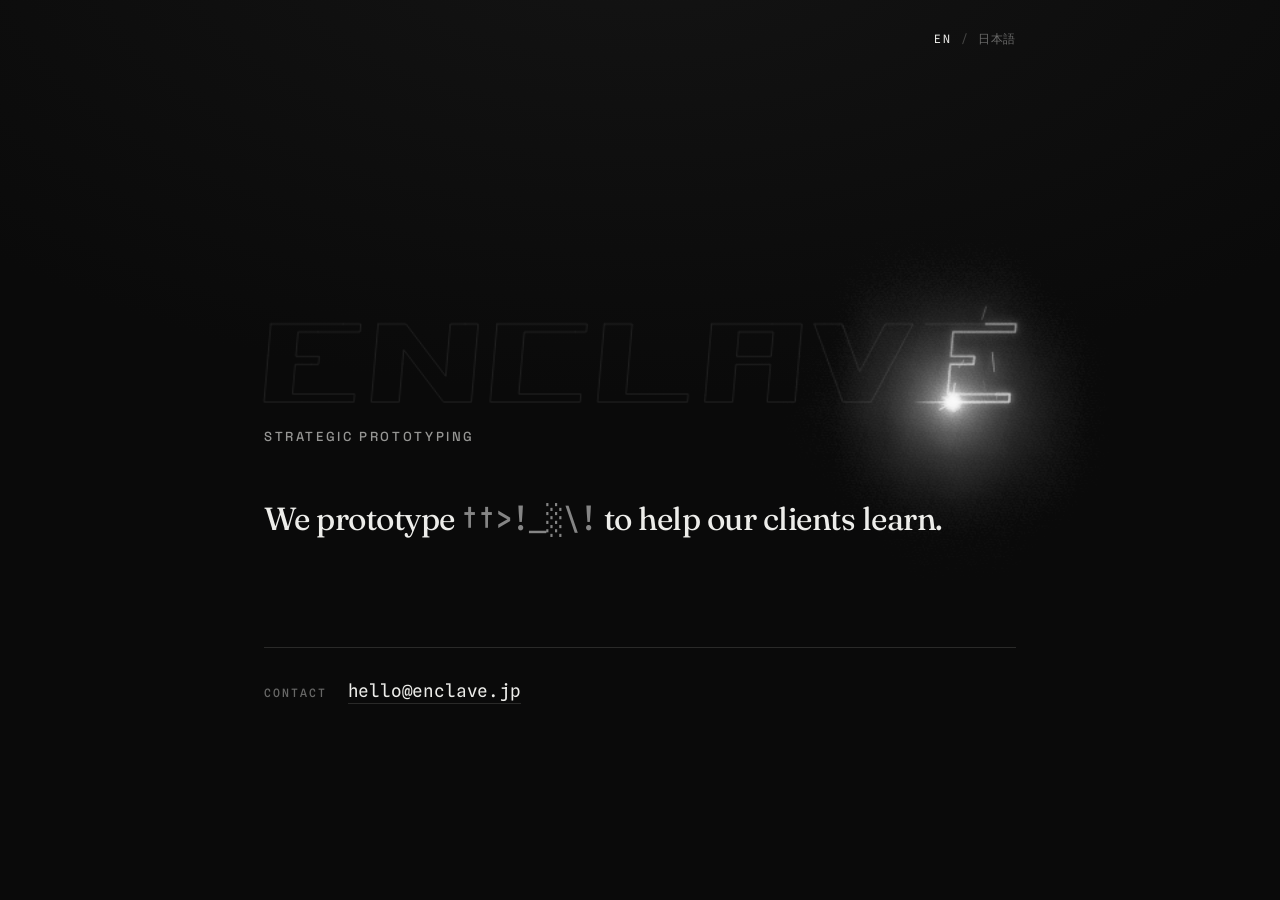
<file: index.html>
<!DOCTYPE html>
<html lang="en">
<head>
  <meta charset="utf-8" />
  <meta name="viewport" content="width=device-width, initial-scale=1" />
  <title>ENCLAVE — Strategic Prototyping</title>
  <meta name="description" content="ENCLAVE prototypes experiences, products, value propositions, brands and business models to help clients learn." />

  <!-- Open Graph / social -->
  <meta property="og:type" content="website" />
  <meta property="og:title" content="ENCLAVE" />
  <meta property="og:description" content="Strategic prototyping: we prototype experiences, products, value propositions, brands and business models to help our clients learn." />
  <meta property="og:url" content="https://enclave.jp/" />
  <meta property="og:image" content="https://enclave.jp/assets/enclavelogo-black.png" />
  <meta property="og:locale" content="en" />
  <meta property="og:locale:alternate" content="ja_JP" />
  <meta name="twitter:card" content="summary_large_image" />

  <link rel="canonical" href="https://enclave.jp/" />
  <link rel="alternate" hreflang="en" href="https://enclave.jp/" />
  <link rel="alternate" hreflang="ja" href="https://enclave.jp/ja/" />
  <link rel="alternate" hreflang="x-default" href="https://enclave.jp/" />
  <link rel="icon" href="favicon.svg" type="image/svg+xml" />

  <!-- Type: Fraunces (editorial display serif) + Spline Sans Mono (technical accent) -->
  <link rel="preconnect" href="https://fonts.googleapis.com" />
  <link rel="preconnect" href="https://fonts.gstatic.com" crossorigin />
  <link href="https://fonts.googleapis.com/css2?family=Fraunces:ital,opsz,wght@0,9..144,340..460;1,9..144,340..460&family=Space+Grotesk:wght@500&family=Spline+Sans+Mono:wght@400;500&display=swap" rel="stylesheet" />

  <link rel="stylesheet" href="assets/site.css" />
  <!-- Decided before first paint, so the still logo never flashes up before
       the laser starts drawing it. ember.js takes the class off if WebGL fails. -->
  <script>
    if ("WebGLRenderingContext" in window && !matchMedia("(prefers-reduced-motion: reduce)").matches)
      document.documentElement.classList.add("has-ember");
  </script>
</head>
<body>
  <header class="top">
    <nav class="lang" aria-label="Language">
      <span class="current" aria-current="true">EN</span>
      <span class="sep" aria-hidden="true">/</span>
      <a href="ja/" hreflang="ja" lang="ja">日本語</a>
    </nav>
  </header>

  <div class="hero" aria-hidden="true"><canvas id="ember"></canvas></div>

  <main>
    <h1 class="mark"><img src="assets/enclavelogo-transparent-noborder.png" alt="ENCLAVE" width="1416" height="147" /></h1>
    <p class="tagline">Strategic Prototyping</p>

    <p class="lead">We prototype <span class="flap" aria-label="experiences, products, value propositions, brands, and business models" data-words="experiences|products|value propositions|brands|business models">experiences</span> to help our clients learn.</p>

    <div class="contact">
      <span class="label">Contact</span>
      <a href="mailto:hello@enclave.jp">hello@enclave.jp</a>
    </div>
  </main>

  <script src="assets/flap.js"></script>
  <script src="assets/ember.js"></script>
</body>
</html>
</file>
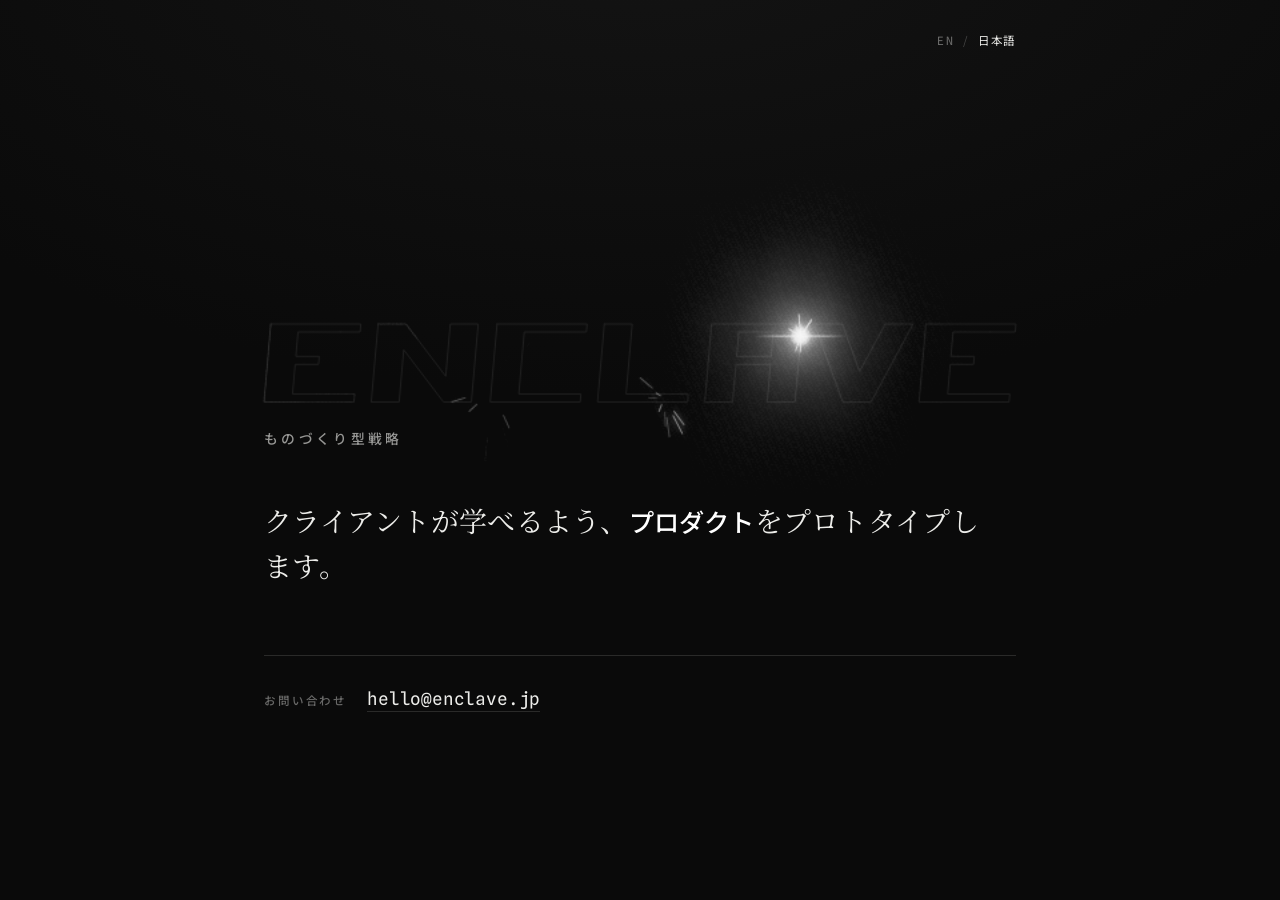
<file: ja/index.html>
<!DOCTYPE html>
<html lang="ja">
<head>
  <meta charset="utf-8" />
  <meta name="viewport" content="width=device-width, initial-scale=1" />
  <title>ENCLAVE — ものづくり型戦略</title>
  <meta name="description" content="ENCLAVEは、クライアントが学べるよう、体験・プロダクト・提供価値・ブランド・ビジネスモデルをプロトタイプします。" />

  <!-- Open Graph / social -->
  <meta property="og:type" content="website" />
  <meta property="og:title" content="ENCLAVE" />
  <meta property="og:description" content="クライアントが学べるよう、体験・プロダクト・提供価値・ブランド・ビジネスモデルをプロトタイプします。" />
  <meta property="og:url" content="https://enclave.jp/ja/" />
  <meta property="og:image" content="https://enclave.jp/assets/enclavelogo-black.png" />
  <meta property="og:locale" content="ja_JP" />
  <meta property="og:locale:alternate" content="en" />
  <meta name="twitter:card" content="summary_large_image" />

  <link rel="canonical" href="https://enclave.jp/ja/" />
  <link rel="alternate" hreflang="en" href="https://enclave.jp/" />
  <link rel="alternate" hreflang="ja" href="https://enclave.jp/ja/" />
  <link rel="alternate" hreflang="x-default" href="https://enclave.jp/" />
  <link rel="icon" href="../favicon.svg" type="image/svg+xml" />

  <!-- Type: Fraunces / Space Grotesk / Spline Sans Mono for Latin,
       Noto Serif JP + Noto Sans JP for the Japanese copy. -->
  <link rel="preconnect" href="https://fonts.googleapis.com" />
  <link rel="preconnect" href="https://fonts.gstatic.com" crossorigin />
  <link href="https://fonts.googleapis.com/css2?family=Fraunces:ital,opsz,wght@0,9..144,340..460;1,9..144,340..460&family=Space+Grotesk:wght@500&family=Spline+Sans+Mono:wght@400;500&family=Noto+Serif+JP:wght@300;400&family=Noto+Sans+JP:wght@400;500&display=swap" rel="stylesheet" />

  <link rel="stylesheet" href="../assets/site.css" />
  <!-- Decided before first paint, so the still logo never flashes up before
       the laser starts drawing it. ember.js takes the class off if WebGL fails. -->
  <script>
    if ("WebGLRenderingContext" in window && !matchMedia("(prefers-reduced-motion: reduce)").matches)
      document.documentElement.classList.add("has-ember");
  </script>
</head>
<body>
  <header class="top">
    <nav class="lang" aria-label="言語">
      <a href="../" hreflang="en" lang="en">EN</a>
      <span class="sep" aria-hidden="true">/</span>
      <span class="current" aria-current="true">日本語</span>
    </nav>
  </header>

  <div class="hero" aria-hidden="true"><canvas id="ember"></canvas></div>

  <main>
    <h1 class="mark"><img src="../assets/enclavelogo-transparent-noborder.png" alt="ENCLAVE" width="1416" height="147" /></h1>
    <p class="tagline">ものづくり型戦略</p>

    <p class="lead">クライアントが学べるよう、<span class="flap" aria-label="体験、プロダクト、提供価値、ブランド、ビジネスモデル" data-words="体験|プロダクト|提供価値|ブランド|ビジネスモデル" data-glyphs="アイウエオカキクケコサシスセソタチツテトナニヌネノハヒフヘホマミムメモヤユヨラリルレロワヲン〇◆◇■□">体験</span>をプロトタイプします。</p>

    <div class="contact">
      <span class="label">お問い合わせ</span>
      <a href="mailto:hello@enclave.jp">hello@enclave.jp</a>
    </div>
  </main>

  <script src="../assets/flap.js"></script>
  <script src="../assets/ember.js"></script>
</body>
</html>
</file>
<file: assets/site.css>
:root {
  --bg: #0a0a0a;
  --ink: #ededea;
  --ink-dim: rgba(237, 237, 234, 0.60);
  --ink-faint: rgba(237, 237, 234, 0.42);
  --rule: rgba(237, 237, 234, 0.14);
  --serif: "Fraunces", Georgia, "Times New Roman", serif;
  --sans: "Space Grotesk", "Helvetica Neue", Arial, sans-serif;
  --mono: "Spline Sans Mono", ui-monospace, "SF Mono", Menlo, monospace;
  --cjk-serif: "Noto Serif JP", "Hiragino Mincho ProN", "Yu Mincho", serif;
  --cjk-sans: "Noto Sans JP", "Hiragino Sans", "Yu Gothic", "Meiryo", sans-serif;
  --gutter: clamp(1.75rem, 5vw, 5rem);
  --column: 47rem;
}

* { box-sizing: border-box; }

html { -webkit-text-size-adjust: 100%; }

body {
  margin: 0;
  min-height: 100dvh;  /* or the background gradient repeats below short pages */
  background: var(--bg);
  color: var(--ink);
  font-family: var(--serif);
  -webkit-font-smoothing: antialiased;
  text-rendering: optimizeLegibility;
  /* Faint radial lift so the black doesn't read as flat */
  background-image: radial-gradient(120% 90% at 50% -10%, #141414 0%, #0a0a0a 60%);
}

/* The laser's canvas sits behind the first screen. It draws the wordmark
   over the .mark below, which keeps the logo's place in the layout. */
.hero {
  position: absolute;
  top: 0;
  left: 0;
  width: 100%;
  height: 100svh;
  min-height: 34rem;
  pointer-events: none;
}

.hero canvas {
  display: block;
  width: 100%;
  height: 100%;
}

main {
  position: relative;
  z-index: 1;
  max-width: calc(var(--column) + 2 * var(--gutter));
  margin: 0 auto;
  padding: clamp(8rem, 36svh, 22rem) var(--gutter) clamp(4rem, 10vw, 7rem);
}

/* Language switcher — over the hero, on the content column's right edge */
.top {
  position: absolute;
  top: 0;
  left: 0;
  right: 0;
  z-index: 2;
}

.lang {
  display: flex;
  justify-content: flex-end;
  align-items: baseline;
  gap: 0.55rem;
  max-width: calc(var(--column) + 2 * var(--gutter));
  margin: 0 auto;
  padding: clamp(1.25rem, 3vw, 2rem) var(--gutter) 0;
  font-family: var(--mono);
  font-size: 0.72rem;
  font-weight: 400;
  letter-spacing: 0.14em;
}

.lang a,
.lang .current {
  text-decoration: none;
  padding-bottom: 2px;
  border-bottom: 1px solid transparent;
}

.lang .current {
  color: var(--ink);
}

.lang a {
  color: var(--ink-faint);
  transition: color 160ms ease, border-color 160ms ease;
}

.lang a:hover,
.lang a:focus-visible {
  color: var(--ink);
  border-bottom-color: var(--rule);
}

.lang a:focus-visible {
  outline: 2px solid rgba(237, 237, 234, 0.6);
  outline-offset: 4px;
  border-radius: 1px;
}

.lang .sep {
  color: rgba(237, 237, 234, 0.24);
}

.lang :lang(ja) {
  font-family: var(--cjk-sans);
  letter-spacing: 0.06em;
}

/* The wordmark spans the column. While the laser draws it, the image only
   holds its place (and its alt text); without WebGL, or with reduced motion,
   it shows. */
.mark {
  margin: 0 0 clamp(1.1rem, 2.6vw, 1.6rem);
}
.mark img {
  display: block;
  width: 100%;
  height: auto;
}
.has-ember .mark img { opacity: 0; }

.tagline {
  margin: 0 0 clamp(2.25rem, 5vw, 3.25rem);
  font-family: var(--sans);
  font-weight: 500;
  font-size: clamp(0.7rem, 0.66rem + 0.2vw, 0.82rem);
  letter-spacing: 0.2em;
  text-transform: uppercase;
  color: rgba(237, 237, 234, 0.62);
}

.lead {
  margin: 0;
  font-optical-sizing: auto;
  font-weight: 430;
  font-size: clamp(1.45rem, 1.1rem + 1.5vw, 2rem);
  line-height: 1.35;
  letter-spacing: -0.016em;
  color: var(--ink);
  text-wrap: pretty;
}

/* Exotic-ASCII scramble cycling word */
.flap {
  color: #fff;
  font-family: var(--mono);
  font-weight: 500;
  font-size: 0.9em;
  letter-spacing: 0;
  white-space: nowrap;
}
.flap .cell {
  display: inline-block;
  width: var(--cell-w, 1ch);
  text-align: center;
  vertical-align: baseline;
}
.flap .cell.scrambling {
  color: rgba(255, 255, 255, 0.5);
}

.contact {
  margin-top: clamp(2.75rem, 6vw, 4rem);
  padding-top: clamp(1.5rem, 3vw, 2rem);
  border-top: 1px solid var(--rule);
  font-family: var(--mono);
  display: flex;
  flex-wrap: wrap;
  align-items: baseline;
  gap: 0.5rem 1.25rem;
}

.contact .label {
  font-size: 0.72rem;
  font-weight: 500;
  letter-spacing: 0.18em;
  text-transform: uppercase;
  color: var(--ink-faint);
}

.contact a {
  font-size: clamp(0.95rem, 0.9rem + 0.3vw, 1.1rem);
  font-weight: 400;
  letter-spacing: -0.01em;
  color: var(--ink);
  text-decoration: none;
  border-bottom: 1px solid var(--rule);
  padding-bottom: 2px;
  transition: border-color 160ms ease, color 160ms ease;
}

.contact a:hover,
.contact a:focus-visible {
  color: #fff;
  border-color: rgba(237, 237, 234, 0.7);
}

.contact a:focus-visible {
  outline: 2px solid rgba(237, 237, 234, 0.6);
  outline-offset: 4px;
  border-radius: 1px;
}

@media (max-width: 30rem) {
  .contact { flex-direction: column; gap: 0.4rem; }
}

/* ---- Japanese ----------------------------------------------------------
   Latin faces stay first in each stack (the logo alt, the email, "EN"),
   with the Noto JP faces picking up every CJK codepoint behind them.
   CJK needs looser leading, no negative tracking, and full-width scramble
   cells instead of the half-width 1ch the mono face gives Latin. */
html[lang="ja"] {
  --serif: "Fraunces", "Noto Serif JP", Georgia, serif;
  --sans: "Space Grotesk", "Noto Sans JP", "Helvetica Neue", Arial, sans-serif;
  --mono: "Spline Sans Mono", "Noto Sans JP", ui-monospace, Menlo, monospace;
  --cell-w: 1em;
}

html[lang="ja"] .tagline {
  font-size: clamp(0.74rem, 0.7rem + 0.2vw, 0.86rem);
  letter-spacing: 0.24em;
}

html[lang="ja"] .lead {
  font-weight: 400;
  font-size: clamp(1.3rem, 1rem + 1.3vw, 1.75rem);
  line-height: 1.62;
  letter-spacing: 0.01em;
  line-break: strict;
}

html[lang="ja"] .contact .label {
  font-family: var(--cjk-sans);
  letter-spacing: 0.16em;
}
</file>
